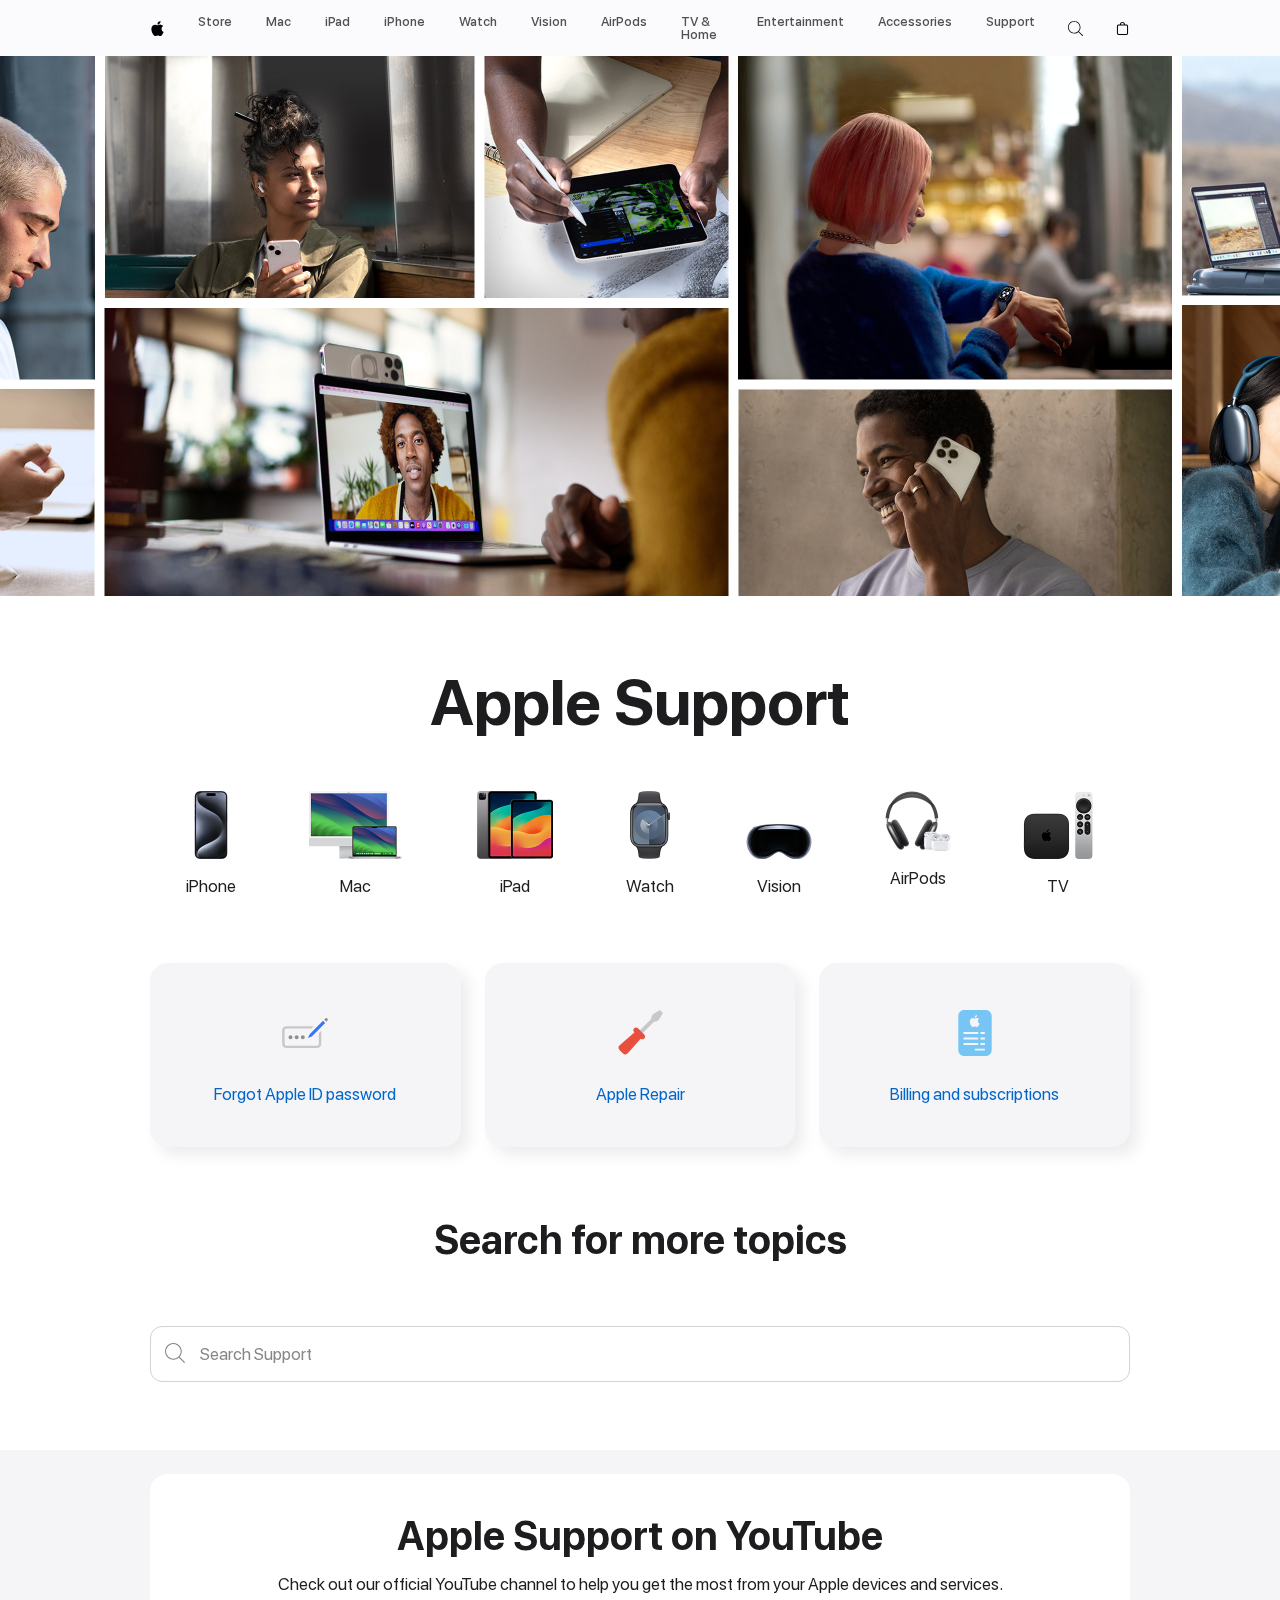
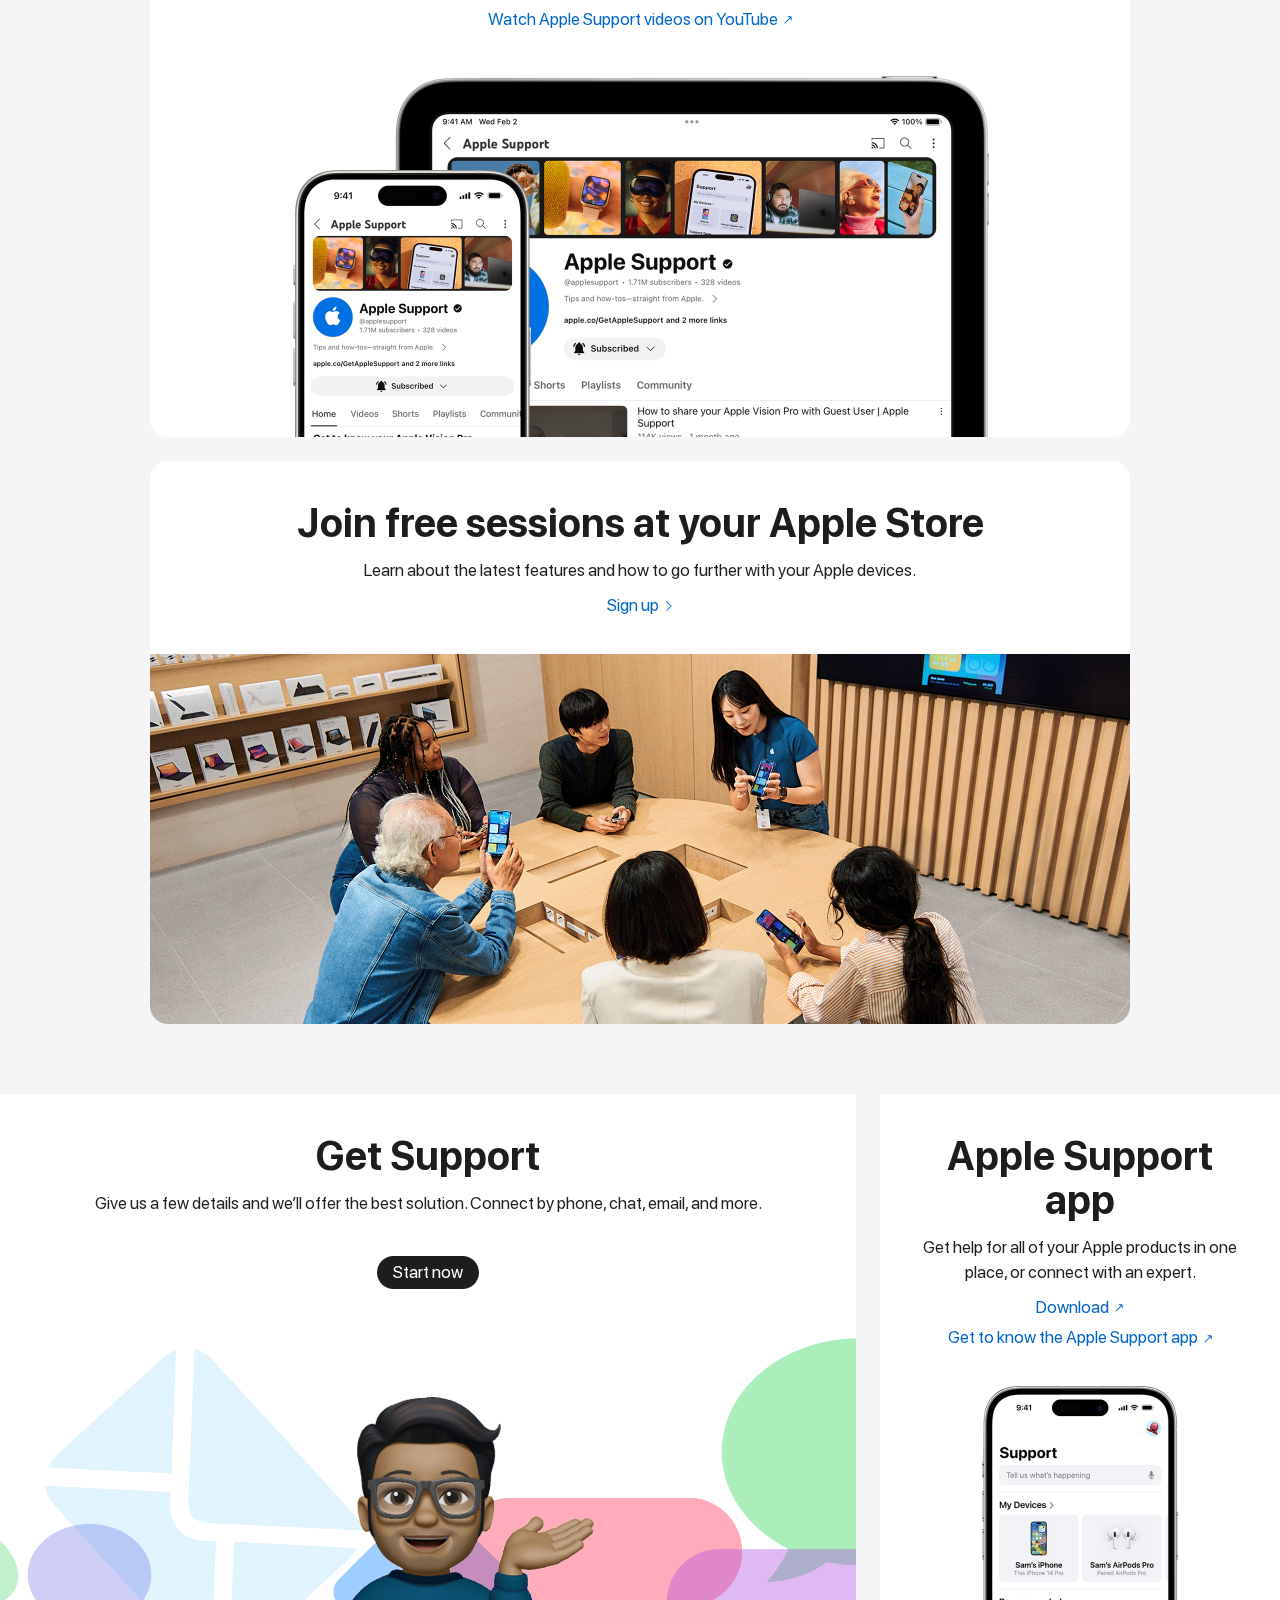
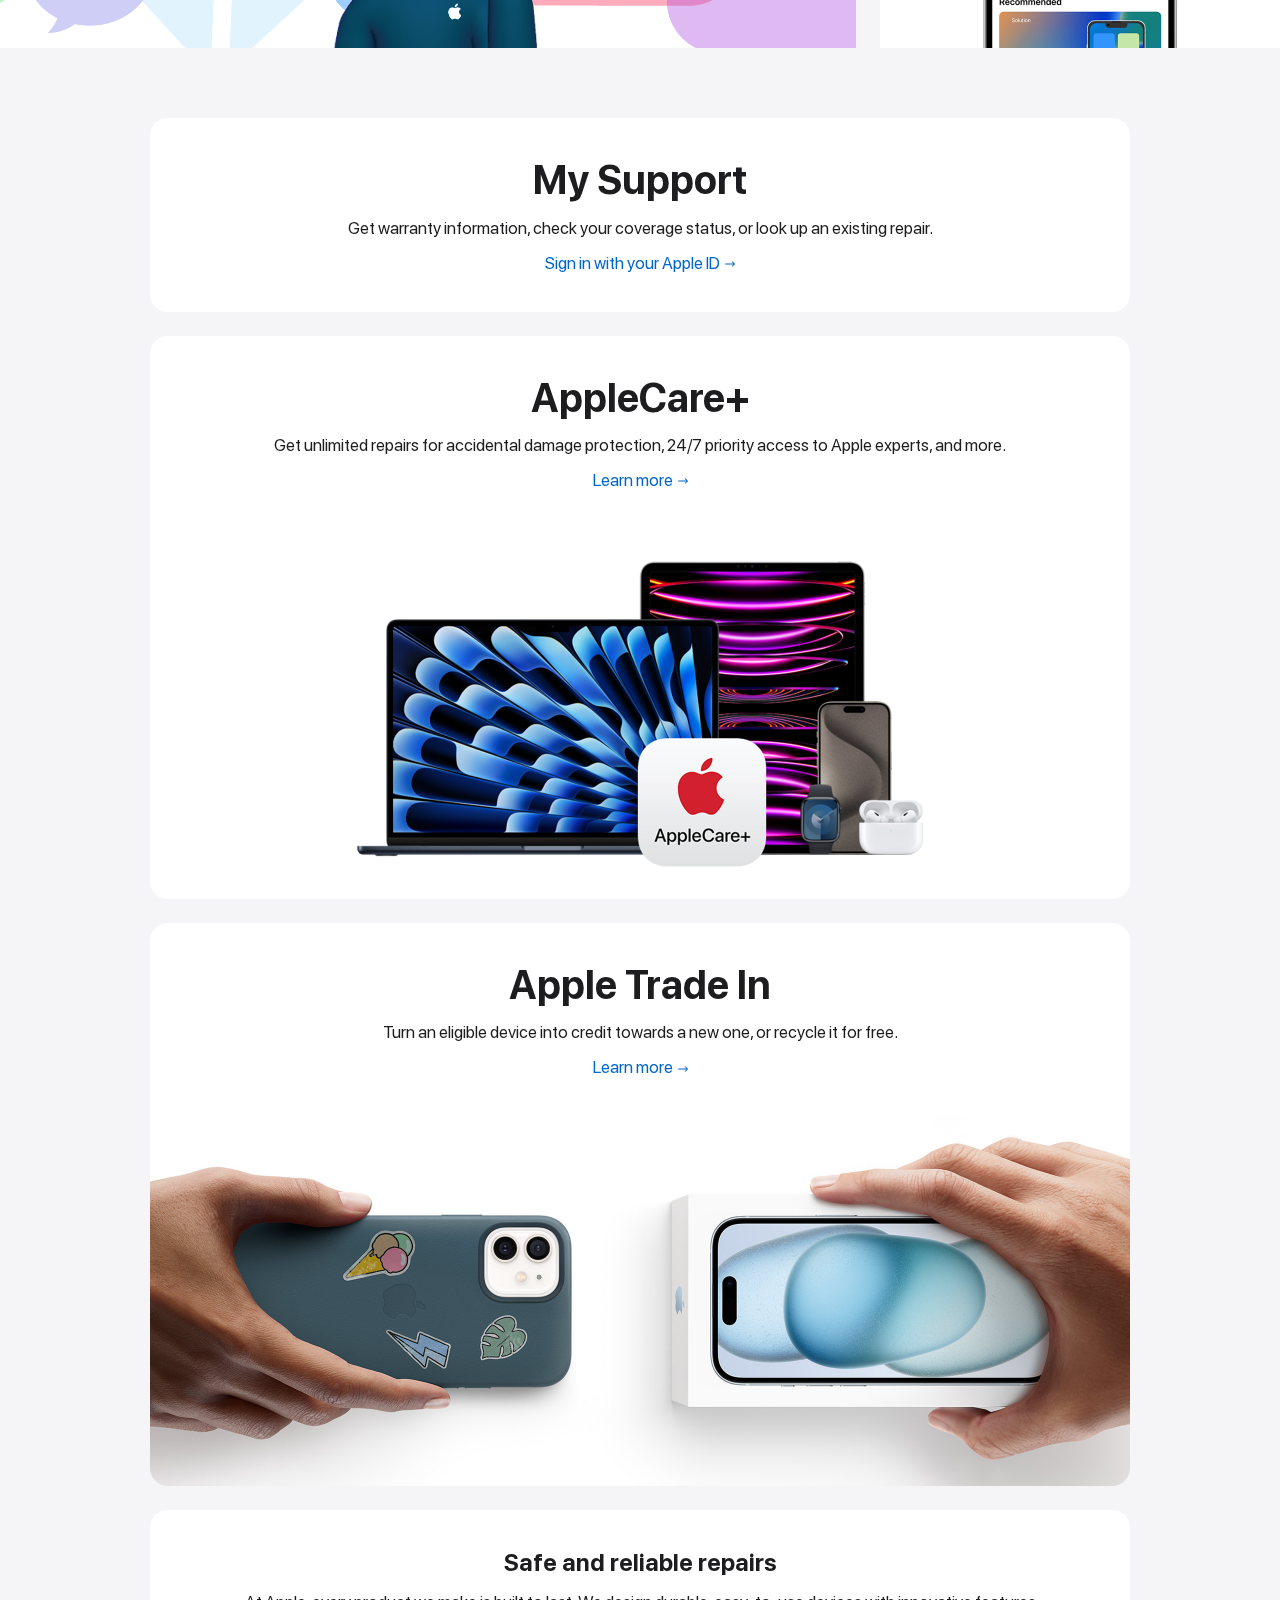
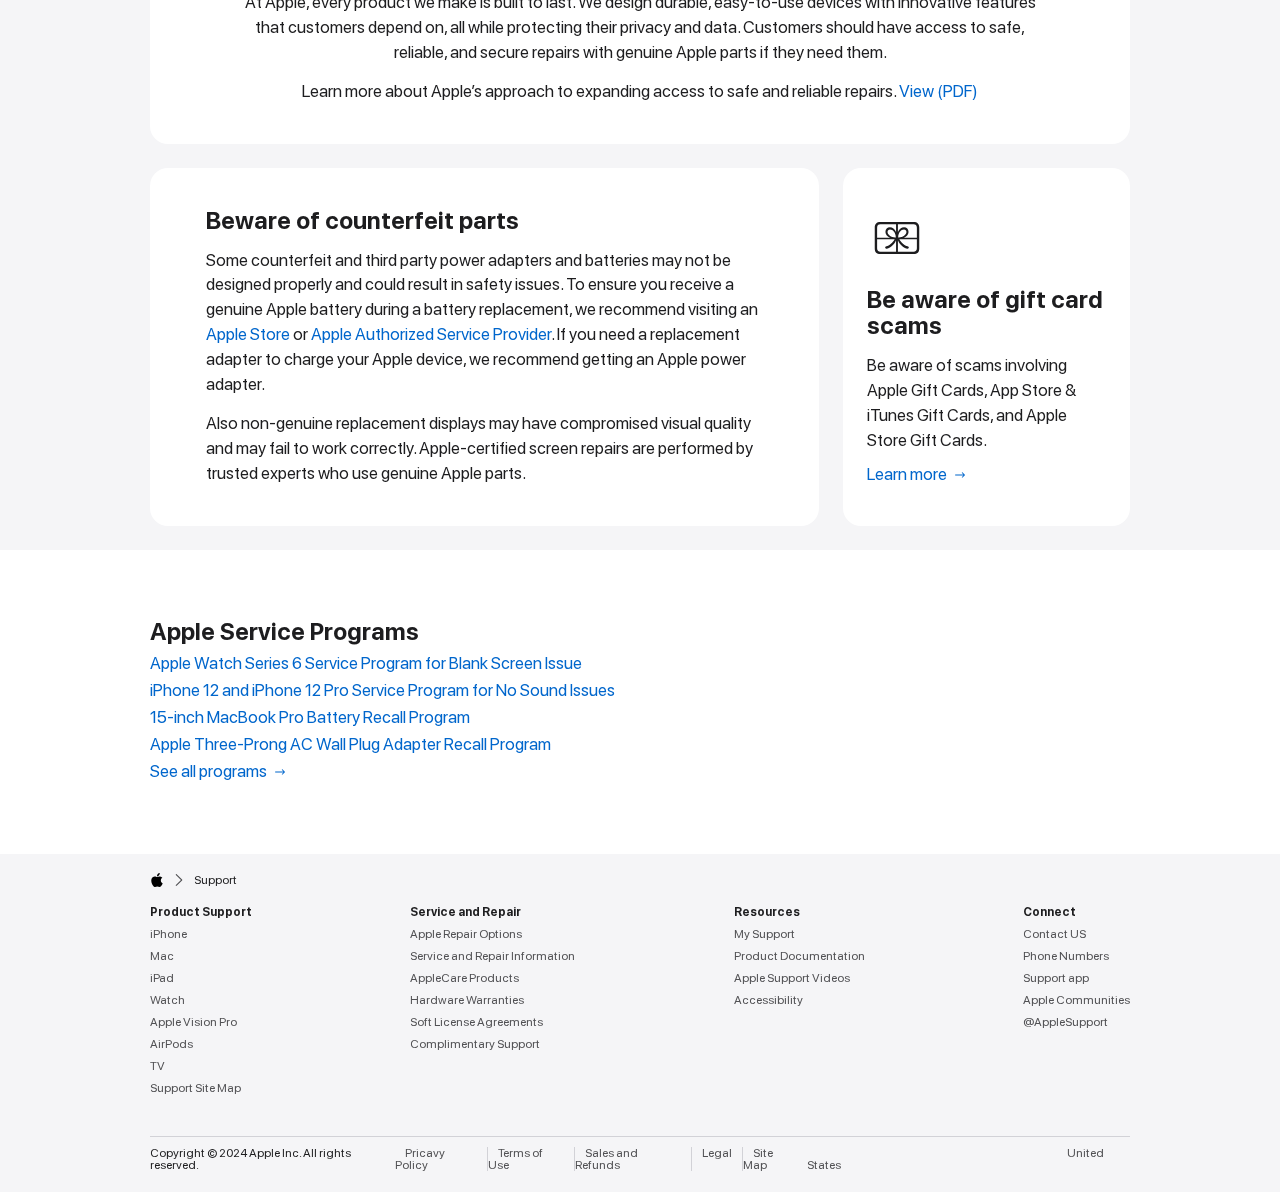
<file: index.html>
<!DOCTYPE html>
<html lang="en">
    <head>
        <meta charset="UTF-8" />
        <meta name="viewport" content="width=device-width, initial-scale=1.0" />
        <title>Official Apple Support</title>

        <!-- reset -->
        <link rel="stylesheet" href="./assets/css/reset.css" />
        <!-- font -->
        <link rel="stylesheet" href="./assets/fonts/stylesheet.css" />
        <!--  -->
        <link rel="stylesheet" href="./assets/css/styles.css" />
        <link rel="stylesheet" href="./assets/layout/_header.css">

        <!-- javascript -->
        <script src="./script.js"></script>
        <script src="https://code.jquery.com/jquery-3.6.0.min.js"></script>
    </head>
    <body>
        <header id="header-apple" class="header-apple" style="background-image: url('https://support.apple.com/content/dam/edam/applecare/images/en_US/psp_heros/hero-banner-homepage.image.large_2x.jpg');"></header>
        <script>
            load("#header-apple", "./templates/header.html");
        </script>
        <main>
            <!-- hero-banner -->
            <div class="hero-banner">
                <img src="./assets/img/apple/hero-banner-homepage.image.large_2x.jpg" alt="">
            </div>
            <!-- Apple Support -->
            <div class="apple-support">
                <div class="container">
                    <h1 class="title title-head">Apple Support</h1>

                    <!-- img-sp -->
                    <div class="support-img">
                        <div class="item-sp">
                            <a href="#!" alt="">
                                <img
                                    src="./assets/img/apple-support/iphone.png"
                                    alt="iphone"
                                    style="width: 34px"
                                />
                                <p class="label"><span>iPhone</span></p>
                            </a>
                        </div>

                        <div class="item-sp">
                            <a href="#!" alt="">
                                <img
                                    src="./assets/img/apple-support/mac.png"
                                    alt="iphone"
                                    style="width: 96px"
                                />
                                <p class="label"><span>Mac</span></p>
                            </a>
                        </div>

                        <div class="item-sp">
                            <a href="#!" alt="">
                                <img
                                    src="./assets/img/apple-support/ipad.png"
                                    alt="iphone"
                                    style="width: 80px"
                                />
                                <p class="label"><span>iPad</span></p>
                            </a>
                        </div>

                        <div class="item-sp">
                            <a href="#!" alt="">
                                <img
                                    src="./assets/img/apple-support/watch.png"
                                    alt="iphone"
                                    style="width: 42px"
                                />
                                <p class="label"><span>Watch</span></p>
                            </a>
                        </div>

                        <div class="item-sp">
                            <a href="#!" alt="">
                                <img
                                    src="./assets/img/apple-support/vision-pro.png"
                                    alt="iphone"
                                    style="width: 68px"
                                />
                                <p class="label"><span>Vision</span></p>
                            </a>
                        </div>

                        <div class="item-sp">
                            <a href="#!" alt="">
                                <img
                                    src="./assets/img/apple-support/airpods.png"
                                    alt="iphone"
                                    style="width: 66px"
                                />
                                <p class="label"><span>AirPods</span></p>
                            </a>
                        </div>

                        <div class="item-sp">
                            <a href="#!" alt="">
                                <img
                                    src="./assets/img/apple-support/tv.png"
                                    alt="iphone"
                                    style="width: 72px"
                                />
                                <p class="label"><span>TV</span></p>
                            </a>
                        </div>
                    </div>
                    
                    <!--info-sp  -->
                    <div class="info-sp">
                        <div class="item-info-sp">
                            <a href="#!">
                                <img
                                    src="./assets/img/apple-support/password.svg"
                                    alt=""
                                />
                                <p>Forgot Apple ID password</p>
                            </a>
                        </div>

                        <div class="item-info-sp">
                            <a href="#!">
                                <img
                                    src="./assets/img/apple-support/repair.svg"
                                    alt=""
                                />
                                <p>Apple Repair</p>
                            </a>
                        </div>

                        <div class="item-info-sp">
                            <a href="#!">
                                <img
                                    src="./assets/img/apple-support/billing.svg"
                                    alt=""
                                />
                                <p>Billing and subscriptions</p>
                            </a>
                        </div>
                    </div>

                    <!--  thanh search  -->
                    <div class="search">
                        <h2 class="title">Search for more topics</h2>
    
                        <form action="" method="post">
                            <img src="./assets/img/apple-support/search.png" alt="">
                            <input type="text" id="search-form"/>
                            <label for="" class="label-search">Search Support</label>
                        </form>
        
                        <div class="search-desc" id="search-desc">
                            <p style="font-size: 1.2rem; display:inline-block;">Quick Links</p>
                            <ul>
                                <li>
                                    <a href="#!">If you forgot your Apple ID password</a>
                                </li>
                                <li>
                                    <a href="#!">If you forgot the passcode for your iPhone, iPad, or iPod touch</a>
                                </li>
                                <li>
                                    <a href="#!">How to cancel a subscription from apple</a>
                                </li>
                                <li>
                                    <a href="#!">Update iOS on your device</a>
                                </li>
                                <li>
                                    <a href="#!">Contact Apple Support</a>
                                </li>
                            </ul>
                        </div>
                    </div>
               </div>
            </div>
            <!-- ============================================================================ -->
            <div class="content-support">
                <!-- Apple Support on YouTube -->
                <section class="apple-sp-youtube">
                    <div class="container">
                        <div class="info-title">
                            <h2 class="title">Apple Support on YouTube</h2>
                            <p class="title-desc">
                                Check out our official YouTube channel to help
                                you get the most from your Apple devices and
                                services.
                            </p>

                            <a href="https://www.youtube.com/applesupport" class="link"
                                >Watch Apple Support videos on YouTube
                                <img
                                    src="./assets/img/app-youtube/arrow-pointing.svg"
                                    alt=""
                                />
                            </a>
                        </div>

                        <img
                            src="./assets/img/app-youtube/AppleSupport-YouTube.png"
                            alt=""
                            class="img-link"
                        />
                    </div>
                </section>

                <!-- Apple Store -->
                <section class="apple-store">
                    <div class="container">
                        <div class="info-title">
                            <h2 class="title">
                                Join free sessions at your Apple Store
                            </h2>
                            <p class="title-desc">
                                Learn about the latest features and how to go
                                further with your Apple devices.
                            </p>

                            <a href="#!" class="link"
                                >Sign up
                                <img
                                    src="./assets/img/apple-store/right-arrow.svg"
                                    alt=""
                                />
                            </a>
                        </div>

                        <img
                            src="./assets/img/apple-store/tile-feature-taa-fundamentals.png"
                            alt=""
                            class="img-link"
                        />
                    </div>
                </section>

                <!-- Get-App -->
                <div class="get-app">
                    <section class="get">
                        <div class="info-title">
                            <h2 class="title">Get Support</h2>
                            <p class="title-desc">
                                Give us a few details and we’ll offer the best
                                solution. Connect by phone, chat, email, and
                                more.
                            </p>
                        </div>

                        <a href="#!" class="btn-get">Start now</a>

                        <img
                            src="./assets/img/apple-get-app/getsuppor.png"
                            alt=""
                            class="img-link get-img-link"
                        />
                    </section>

                    <section class="app">
                        <div class="info-title">
                            <h2 class="title">Apple Support app</h2>
                            <p class="title-desc">
                                Get help for all of your Apple products in one
                                place, or connect with an expert.
                            </p>

                            <a href="#!" class="link"
                                >Download
                                <img
                                    src="./assets/img/app-youtube/arrow-pointing.svg"
                                    alt=""
                                />
                            </a>

                            <a href="#!" class="link"
                                >Get to know the Apple Support app
                                <img
                                    src="./assets/img/app-youtube/arrow-pointing.svg"
                                    alt=""
                                />
                            </a>
                        </div>

                        <img
                            src="./assets/img/apple-get-app/app.png"
                            alt=""
                            class="img-link app-img-link"
                        />
                    </section>
                </div>

                <!-- My-support -->
                <section class="my-support">
                    <div class="container">
                        <div class="info-title">
                            <h2 class="title">My Support</h2>
                            <p class="title-desc">
                                Get warranty information, check your coverage status, or look up an existing repair.
                            </p>

                            <a href="#!" class="link"
                                >Sign in with your Apple ID
                                <img
                                    src="./assets/img/app-youtube/arrow-pointing.svg"
                                    alt=""
                                />
                            </a>
                        </div>
                    </div>
                </section>

                <!-- Apple-Care -->
                <section class="apple-care">
                    <div class="container">
                        <div class="info-title">
                            <h2 class="title">AppleCare+</h2>
                            <p class="title-desc">
                                Get unlimited repairs for accidental damage protection, 24/7 priority access to Apple experts, and more.
                            </p>

                            <a href="#!" class="link"
                                >Learn more
                                <img
                                    src="./assets/img/app-youtube/arrow-pointing.svg"
                                    alt=""
                                />
                            </a>
                    </div>
                    <img
                            src="./assets/img/apple-get-app/applecare.png"
                            alt=""
                            class="img-link"
                        />
                </section>

                <!-- Apple Trade In -->
                <section class="apple-trade-in">
                    <div class="container">
                        <div class="info-title">
                            <h2 class="title">Apple Trade In</h2>
                            <p class="title-desc">
                                Turn an eligible device into credit towards a new one, or recycle it for free.
                            </p>

                            <a href="#!" class="link"
                                >Learn more
                                <img
                                    src="./assets/img/app-youtube/arrow-pointing.svg"
                                    alt=""
                                />
                            </a>
                    </div>
                    <img
                            src="./assets/img/apple-get-app/appletradein.png"
                            alt=""
                            class="img-link"
                        />
                </section>

                <!-- Safe-reliable -->
                <section class="safe-reliable">
                    <div class="container">
                        <div class="info-title">
                            <h2 class="title" style="font-size: 2.4rem;">Safe and reliable repairs</h2>
                            <p class="title-desc">
                                At Apple, every product we make is built to last. We design durable, easy-to-use devices with innovative features that customers depend on, all while protecting their privacy and data. Customers should have access to safe, reliable, and secure repairs with genuine Apple parts if they need them.
                            </p>

                            <p class="title-desc">
                                Learn more about Apple’s approach to expanding access to safe and reliable repairs. <span><a href="./assets/file/Expanding_Access_to_Service_and_Repairs.pdf">View (PDF)</a></span>
                            </p>
                        </div>
                    </div>
                </section>

                <!-- counterfeit parts - gift card  -->
                <div class="counterfeit-gift">
                    <div class="container">
                        <section class="counterfeit-parts">
                            <div class="info-title">
                                <h2 class="title" style="font-size: 2.4rem;">Beware of counterfeit parts</h2>
                                <p class="title-desc">
                                    Some counterfeit and third party power adapters and batteries may not be designed properly and could result in safety issues. To ensure you receive a genuine Apple battery during a battery replacement, we recommend visiting an <span><a href="#!">Apple Store</a></span> or <span><a href="#!">Apple Authorized Service Provider</a></span>. If you need a replacement adapter to charge your Apple device, we recommend getting an Apple power adapter.
                                </p>
    
                                <p class="title-desc">
                                    Also non-genuine replacement displays may have compromised visual quality and may fail to work correctly. Apple-certified screen repairs are performed by trusted experts who use genuine Apple parts.
                            </div>
                        </section>
                        <section class="gift-card">
                            <div class="info-title">
                                <img src="./assets/img/icon/icon-giftcard.svg" alt="">
                                <h2 class="title" style="font-size: 2.4rem;">Be aware of gift card scams</h2>
                                <p class="title-desc">
                                    Be aware of scams involving Apple Gift Cards, App Store & iTunes Gift Cards, and Apple Store Gift Cards.
                                </p>
    
                                <a href="#!" class="link"
                                    >Learn more
                                    <img
                                        src="./assets/img/app-youtube/arrow-pointing.svg"
                                        alt=""
                                    />
                                </a>
                            </div>
                        </section>
                    </div>
                </div>
            </div>

            <!-- Apple Service Programs -->
            <section class="service-programs">
                <div class="container">
                    <h2 class="title" style="font-size: 2.4rem;">Apple Service Programs</h2>
                    <a href="#!">Apple Watch Series 6 Service Program for Blank Screen Issue</a>
                    <a href="#!">iPhone 12 and iPhone 12 Pro Service Program for No Sound Issues</a>
                    <a href="#!">15-inch MacBook Pro Battery Recall Program</a>
                    <a href="#!">Apple Three-Prong AC Wall Plug Adapter Recall Program</a>
                    <a href="#!" class="link"
                        >See all programs
                        <img
                            src="./assets/img/app-youtube/arrow-pointing.svg"
                            alt=""
                        />
                    </a>
                </div>
            </section>
        </main>
        <footer class="footer footer-support" style="font-size: 1.2rem;">
            <div class="container">
                <header class="header-footer">
                    <img src="./assets/img/icon/logo-apple.svg" alt="apple" class="logo-apple">
                    <img src="./assets/img/icon/right-arrow.svg" alt="" class="right-arrow">
                    <p>Support</p>
                </header>

                <div class="content-footer">
                    <div class="column">
                        <p class="label-column">Product Support</p>
                        <ul>
                            <li>
                                <a href="#!">iPhone</a>
                            </li>
                            <li>
                                <a href="#!">Mac</a>
                            </li>
                            <li>
                                <a href="#!">iPad</a>
                            </li>
                            <li>
                                <a href="#!">Watch</a>
                            </li>
                            <li>
                                <a href="#!">Apple Vision Pro</a>
                            </li>
                            <li>
                                <a href="#!">AirPods</a>
                            </li>
                            <li>
                                <a href="#!">TV</a>
                            </li>
                            <li>
                                <a href="#!">Support Site Map</a>
                            </li>
                        </ul>
                    </div>
    
                    <div class="column">
                        <p class="label-column">Service and Repair</p>
                        <ul>
                            <li>
                                <a href="#!">Apple Repair Options</a>
                            </li>
                            <li>
                                <a href="#!">Service and Repair Information</a>
                            </li>
                            <li>
                                <a href="#!">AppleCare Products</a>
                            </li>
                            <li>
                                <a href="#!">Hardware Warranties</a>
                            </li>
                            <li>
                                <a href="#!">Soft License Agreements</a>
                            </li>
                            <li>
                                <a href="#!">Complimentary Support</a>
                            </li>
                        </ul>
                    </div>
    
                    <div class="column">
                        <p class="label-column">Resources</p>
                        <ul>
                            <li>
                                <a href="#!">My Support</a>
                            </li>
                            <li>
                                <a href="#!">Product Documentation</a>
                            </li>
                            <li>
                                <a href="#!">Apple Support Videos</a>
                            </li>
                            <li>
                                <a href="#!">Accessibility</a>
                            </li>
                        </ul>
                    </div>
    
                    <div class="column">
                        <p class="label-column">Connect</p>
                        <ul>
                            <li>
                                <a href="#!">Contact US</a>
                            </li>
                            <li>
                                <a href="#!">Phone Numbers</a>
                            </li>
                            <li>
                                <a href="#!">Support app</a>
                            </li>
                            <li>
                                <a href="#!">Apple Communities</a>
                            </li>
                            <li>
                                <a href="#!">@AppleSupport</a>
                            </li>
                        </ul>
                    </div>
                </div>

                <div class="ft-footer">
                    <p>Copyright © 2024 Apple Inc. All rights reserved.</p>
                    <ul>
                        <li>
                            <a href="#!">Pricavy Policy</a>
                        </li>
                        <li>
                            <a href="#!">Terms of Use</a>
                        </li>
                        <li>
                            <a href="#!">Sales and Refunds</a>
                        </li>
                        <li>
                            <a href="#!">Legal</a>
                        </li>
                        <li>
                            <a href="#!">Site Map</a>
                        </li>
                        <li>
                            <a href="#!">United States</a>
                        </li>
                    </ul>
                </div>
            </div>
        </footer>
    </body>
</html>
</file>
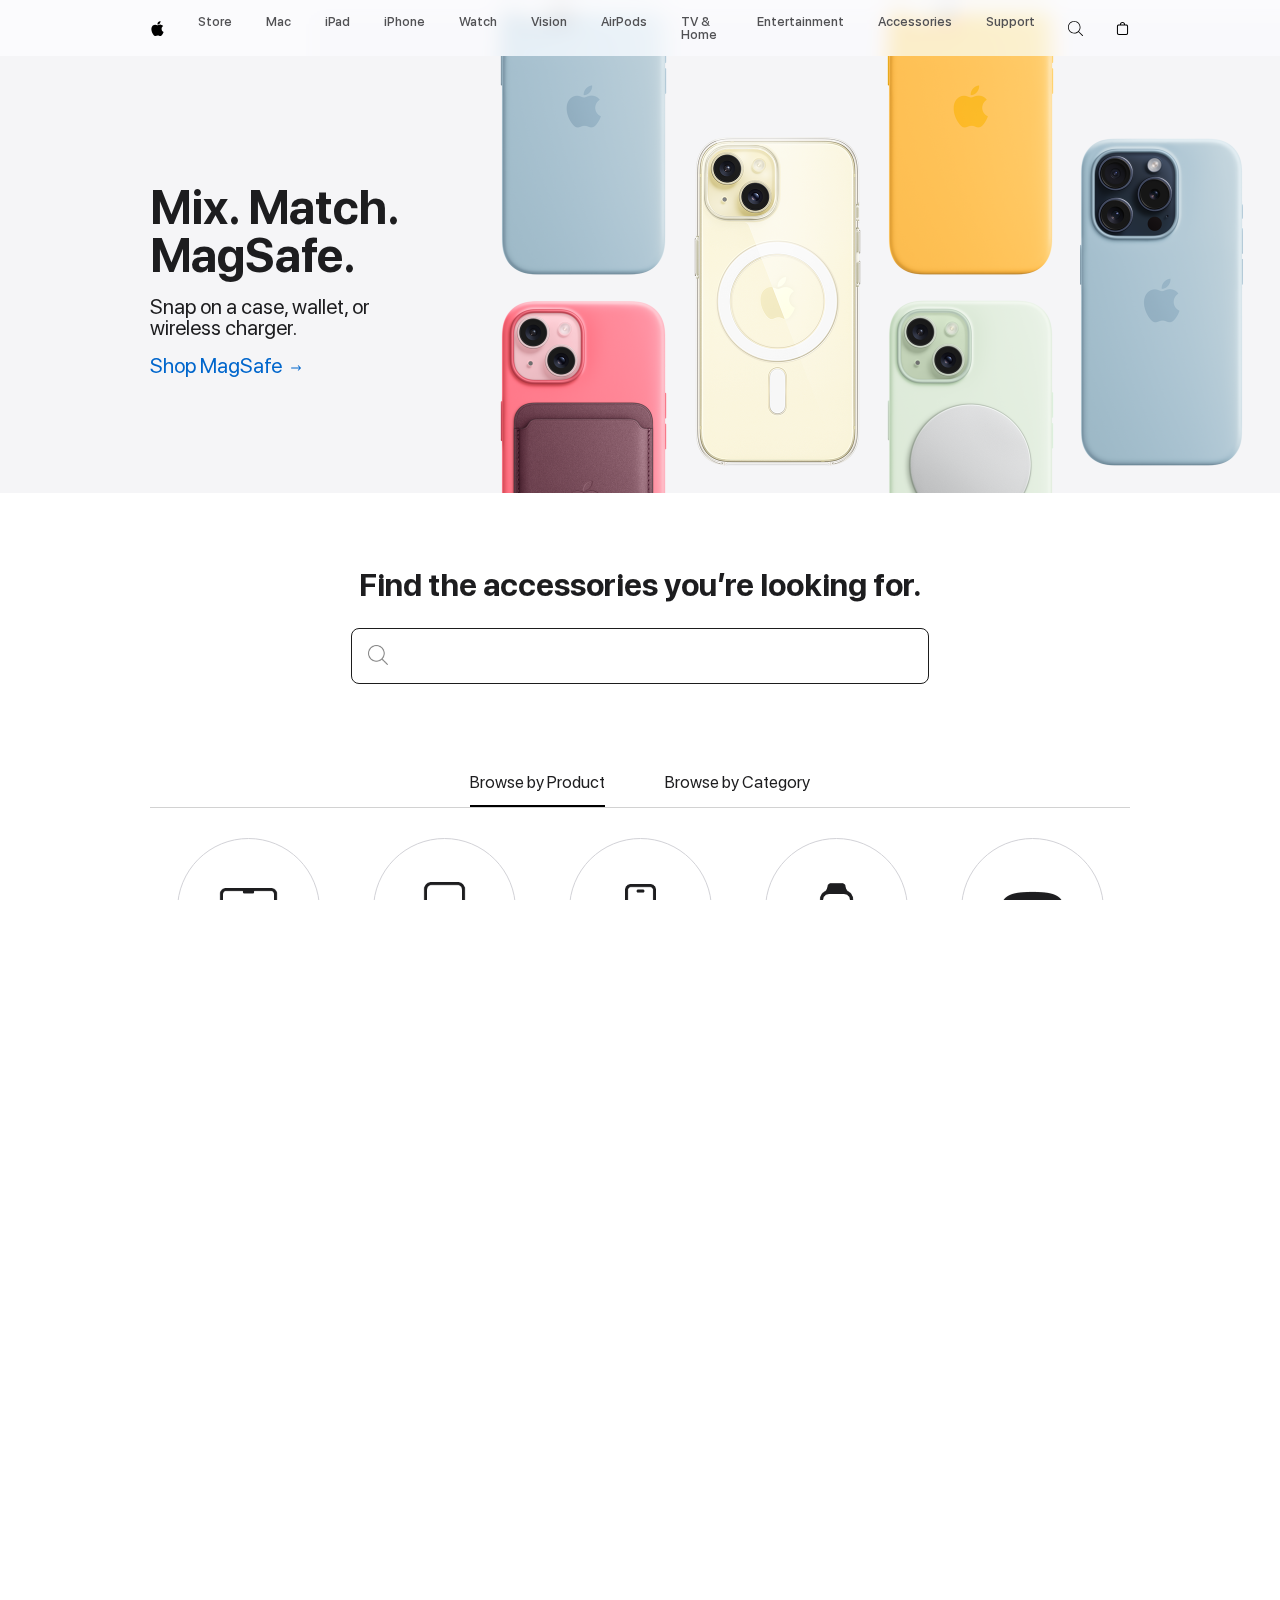
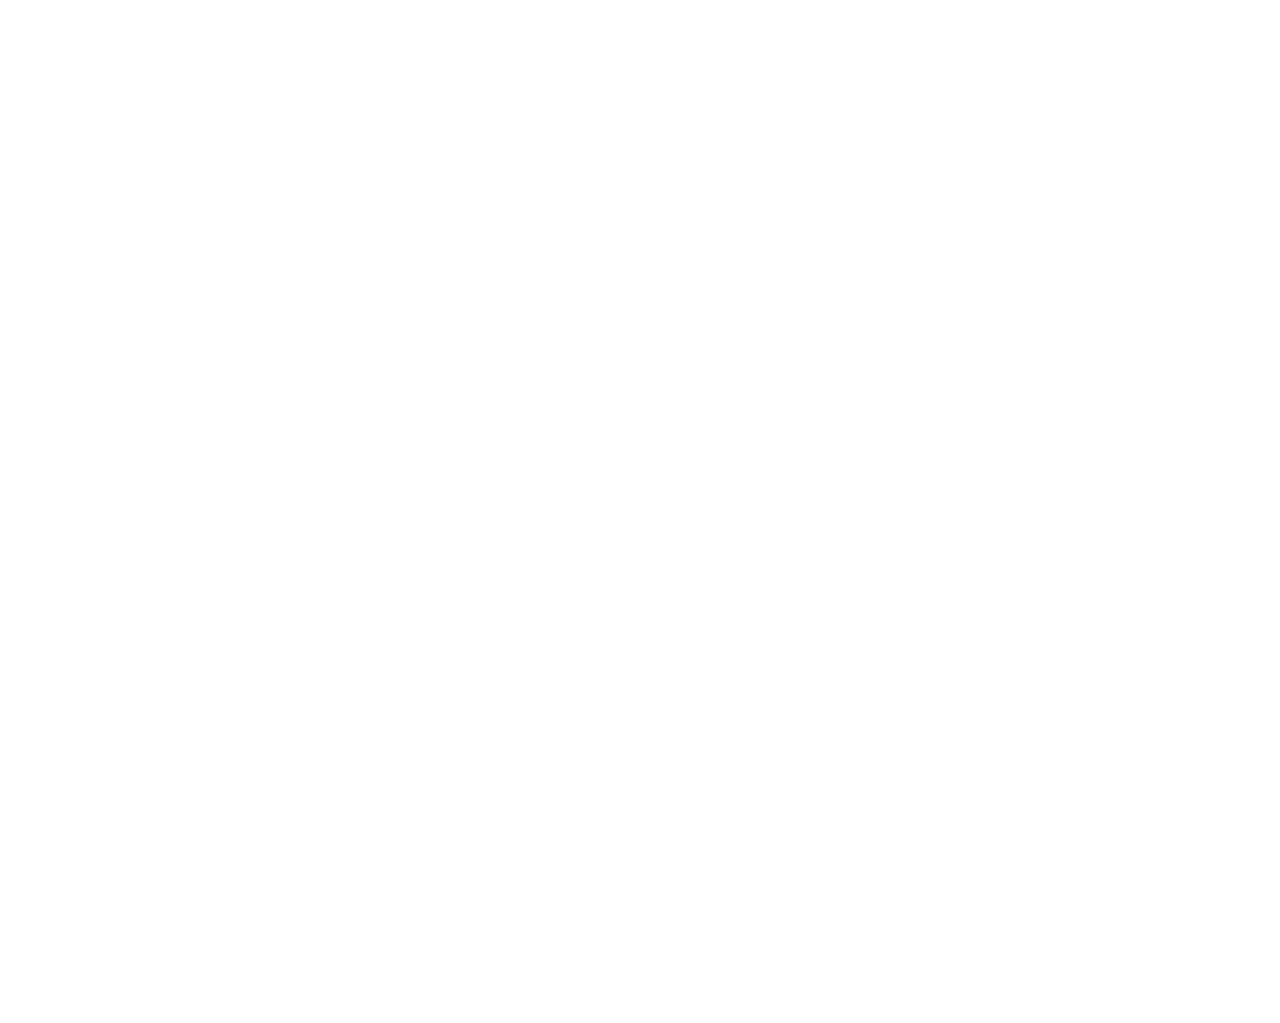
<file: accessories.html>
<!DOCTYPE html>
<html lang="en">
    <head>
        <meta charset="UTF-8" />
        <meta name="viewport" content="width=device-width, initial-scale=1.0" />
        <title>
            Apple Accessories for Apple Watch, iPhone, iPad, Mac and Vision Pro
            - Apple
        </title>
        <!-- reset -->
        <link rel="stylesheet" href="./assets/css/reset.css" />
        <!-- font -->
        <link rel="stylesheet" href="./assets/fonts/stylesheet.css" />
        <!--  -->
        <link rel="stylesheet" href="./assets/css/styles.css" />
        <link rel="stylesheet" href="./assets/layout/_header.css" />
        <link rel="stylesheet" href="./assets/css/accessories.css" />

        <!-- favicon -->
        <link
            rel="apple-touch-icon"
            sizes="57x57"
            href="./assets/favicon/apple-icon-57x57.png"
        />
        <link
            rel="apple-touch-icon"
            sizes="60x60"
            href="./assets/favicon/apple-icon-60x60.png"
        />
        <link
            rel="apple-touch-icon"
            sizes="72x72"
            href="./assets/favicon/apple-icon-72x72.png"
        />
        <link
            rel="apple-touch-icon"
            sizes="76x76"
            href="./assets/favicon/apple-icon-76x76.png"
        />
        <link
            rel="apple-touch-icon"
            sizes="114x114"
            href="./assets/favicon/apple-icon-114x114.png"
        />
        <link
            rel="apple-touch-icon"
            sizes="120x120"
            href="./assets/favicon/apple-icon-120x120.png"
        />
        <link
            rel="apple-touch-icon"
            sizes="144x144"
            href="./assets/favicon/apple-icon-144x144.png"
        />
        <link
            rel="apple-touch-icon"
            sizes="152x152"
            href="./assets/favicon/apple-icon-152x152.png"
        />
        <link
            rel="apple-touch-icon"
            sizes="180x180"
            href="./assets/favicon/apple-icon-180x180.png"
        />
        <link
            rel="icon"
            type="image/png"
            sizes="192x192"
            href="./assets/favicon/android-icon-192x192.png"
        />
        <link
            rel="icon"
            type="image/png"
            sizes="32x32"
            href="./assets/favicon/favicon-32x32.png"
        />
        <link
            rel="icon"
            type="image/png"
            sizes="96x96"
            href="./assets/favicon/favicon-96x96.png"
        />
        <link
            rel="icon"
            type="image/png"
            sizes="16x16"
            href="./assets/favicon/favicon-16x16.png"
        />
        <link rel="manifest" href="./assets/favicon//manifest.json" />
        <meta name="msapplication-TileColor" content="#ffffff" />
        <meta
            name="msapplication-TileImage"
            content="./assets/favicon/ms-icon-144x144.png"
        />
        <meta name="theme-color" content="#ffffff" />

        <!-- javascript -->
        <script src="./script.js"></script>
        <script src="https://code.jquery.com/jquery-3.6.0.min.js"></script>
    </head>

    <body>
        <header id="header-apple" class="header-apple"></header>
        <script>
            load("#header-apple", "./templates/header.html");
        </script>
        <main id="main-content">
            <div class="hero-as">
                <div class="container conatier-hero-as">
                    <div class="hero-as-info">
                        <h2 class="as-title">Mix. Match. MagSafe.</h2>
                        <p class="as-desc">
                            Snap on a case, wallet, or wireless charger.
                        </p>
                        <a href="#!" class="as-link"
                            >Shop MagSafe
                            <img
                                src="./assets/img/app-youtube/arrow-pointing.svg"
                                alt=""
                            />
                        </a>
                    </div>
                    <figcaption id="hero-as-img">
                        <img
                            src="./assets/img/apple-accessories/magsafe-header/magsafe-header-01.png"
                            alt=""
                            class="active"
                        />
                        <img
                            src="./assets/img/apple-accessories/magsafe-header/magsafe-header-02.png"
                            alt=""
                        />
                        <img
                            src="./assets/img/apple-accessories/magsafe-header/magsafe-header-03.png"
                            alt=""
                        />
                        <img
                            src="./assets/img/apple-accessories/magsafe-header/magsafe-header-04.png"
                            alt=""
                        />
                        <img
                            src="./assets/img/apple-accessories/magsafe-header/magsafe-header-05.png"
                            alt=""
                        />
                        <img
                            src="./assets/img/apple-accessories/magsafe-header/magsafe-header-06.png"
                            alt=""
                        />
                        <img
                            src="./assets/img/apple-accessories/magsafe-header/magsafe-header-07.png"
                            alt=""
                        />
                        <img
                            src="./assets/img/apple-accessories/magsafe-header/magsafe-header-08.png"
                            alt=""
                        />
                        <img
                            src="./assets/img/apple-accessories/magsafe-header/magsafe-header-09.png"
                            alt=""
                        />
                    </figcaption>
                </div>
            </div>
            <!-- Find the accessories  -->
            <section>
                <div class="container">
                    <div class="search-as">
                        <h2 class="title">
                            Find the accessories you’re looking for.
                        </h2>
                        <form action="" method="get" id="search-form">
                            <img
                                src="./assets/img/apple-support/search.png"
                                alt=""
                            />
                            <input type="text" name="" id="search-box" />
                        </form>
                    </div>
                </div>
            </section>

            <!-- Browse -->
            <section>
                <div class="container browse">
                    <div class="browse-top">
                        <ul>
                            <li>
                                <button
                                    type="button"
                                    class="btn btn-be active"
                                    id="button1"
                                    onclick="openTab(event, 'info1')"
                                >
                                    Browse by Product
                                </button>
                            </li>
                            <li>
                                <button
                                    type="button"
                                    class="btn btn-be"
                                    id="button2"
                                    onclick="openTab(event, 'info2')"
                                >
                                    Browse by Category
                                </button>
                            </li>
                        </ul>
                    </div>

                    <div class="browse-bottom">
                        <div class="product tab-content" id="info1">
                            <ul class="list-be">
                                <li class="item-be">
                                    <a href="#!">
                                        <img
                                            src="./assets/img/apple-accessories/browse/product/icon-product-mac.png"
                                            alt=""
                                        />
                                        <span>Mac</span>
                                    </a>
                                </li>
                                <li class="item-be">
                                    <a href="#!">
                                        <img
                                            src="./assets/img/apple-accessories/browse/product/icon-product-ipad.png"
                                            alt=""
                                        />
                                        <span>iPad</span>
                                    </a>
                                </li>
                                <li class="item-be">
                                    <a href="#!">
                                        <img
                                            src="./assets/img/apple-accessories/browse/product/icon-product-iphone.png"
                                            alt=""
                                        />
                                        <span>iPhone</span>
                                    </a>
                                </li>
                                <li class="item-be">
                                    <a href="#!">
                                        <img
                                            src="./assets/img/apple-accessories/browse/product/icon-product-watch.png"
                                            alt=""
                                        />
                                        <span>Watch</span>
                                    </a>
                                </li>
                                <li class="item-be">
                                    <a href="#!">
                                        <img
                                            src="./assets/img/apple-accessories/browse/product/icon-product-vision-pro.png"
                                            alt=""
                                        />
                                        <span>Apple Vision Pro</span>
                                    </a>
                                </li>
                                <li class="item-be hidden">
                                    <a href="#!">
                                        <img
                                            src="./assets/img/apple-accessories/browse/product/icon-product-tv.png"
                                            alt=""
                                        />
                                        <span>TV & Home</span>
                                    </a>
                                </li>
                            </ul>
                        </div>
                        <div class="category tab-content" id="info2">
                            <ul class="list-be">
                                <li class="item-be">
                                    <a href="#!#!">
                                        <img
                                            src="./assets/img/apple-accessories/browse/Category/icon-category-new-arrivals.png"
                                            alt=""
                                        />
                                        <span>New Arrivals</span>
                                    </a>
                                </li>
                                <li class="item-be">
                                    <a href="#!#!">
                                        <img
                                            src="./assets/img/apple-accessories/browse/Category/icon-category-cases-protection.png"
                                            alt=""
                                        />
                                        <span>Cases & Protection</span>
                                    </a>
                                </li>
                                <li class="item-be">
                                    <a href="#!">
                                        <img
                                            src="./assets/img/apple-accessories/browse/Category/icon-category-charging-essentials.png"
                                            alt=""
                                        />
                                        <span>Charging Essentials</span>
                                    </a>
                                </li>
                                <li class="item-be">
                                    <a href="#!">
                                        <img
                                            src="./assets/img/apple-accessories/browse/Category/icon-category-magsafe.png"
                                            alt=""
                                        />
                                        <span>MagSafe</span>
                                    </a>
                                </li>
                                <li class="item-be">
                                    <a href="#!">
                                        <img
                                            src="./assets/img/apple-accessories/browse/Category/icon-category-audio-music.png"
                                            alt=""
                                        />
                                        <span
                                            >Headphones<br />
                                            & Speakers</span
                                        >
                                    </a>
                                </li>
                                <li class="item-be hidden">
                                    <a href="#!">
                                        <img
                                            src="./assets/img/apple-accessories/browse/Category/icon-category-watch-bands.png"
                                            alt=""
                                        />
                                        <span>Apple Watch Bands</span>
                                    </a>
                                </li>
                                <li class="item-be hidden">
                                    <a href="#!">
                                        <img
                                            src="./assets/img/apple-accessories/browse/Category/icon-product-vision-pro.png"
                                            alt=""
                                        />
                                        <span>Apple Vision Pro</span>
                                    </a>
                                </li>
                                <li class="item-be hidden">
                                    <a href="#!">
                                        <img
                                            src="./assets/img/apple-accessories/browse/Category/icon-category-home-automation.png"
                                            alt=""
                                        />
                                        <span>Home Office</span>
                                    </a>
                                </li>
                                <li class="item-be hidden">
                                    <a href="#!">
                                        <img
                                            src="./assets/img/apple-accessories/browse/Category/icon-category-mice-keyboards.png"
                                            alt=""
                                        />
                                        <span>Mice Keyboards</span>
                                    </a>
                                </li>
                                <li class="item-be hidden">
                                    <a href="#!">
                                        <img
                                            src="./assets/img/apple-accessories/browse/Category/icon-category-airtag.png"
                                            alt=""
                                        />
                                        <span> AirTag and Accessories</span>
                                    </a>
                                </li>
                                <li class="item-be hidden">
                                    <a href="#!">
                                        <img
                                            src="./assets/img/apple-accessories/browse/Category/icon-category-health-fitness.png"
                                            alt=""
                                        />
                                        <span>Health & Fitness</span>
                                    </a>
                                </li>
                                <li class="item-be hidden">
                                    <a href="#!">
                                        <img
                                            src="./assets/img/apple-accessories/browse/Category/icon-category-gaming.png"
                                            alt=""
                                        />
                                        <span>Gaming</span>
                                    </a>
                                </li>
                                <li class="item-be hidden">
                                    <a href="#!">
                                        <img
                                            src="./assets/img/apple-accessories/browse/Category/icon-category-photography-creativity.png"
                                            alt=""
                                        />
                                        <span>Photography</span>
                                    </a>
                                </li>
                                <li class="item-be hidden">
                                    <a href="#!">
                                        <img
                                            src="./assets/img/apple-accessories/browse/Category/icon-category-creative-tools.png"
                                            alt=""
                                        />
                                        <span>Creative Tools</span>
                                    </a>
                                </li>
                                <li class="item-be hidden">
                                    <a href="#!">
                                        <img
                                            src="./assets/img/apple-accessories/browse/Category/icon-category-home-automation.png"
                                            alt=""
                                        />
                                        <span>Smart Home<br />Accessories</span>
                                    </a>
                                </li>
                                <li class="item-be hidden">
                                    <a href="#!">
                                        <img
                                            src="./assets/img/apple-accessories/browse/Category/icon-category-software.png"
                                            alt=""
                                        />
                                        <span>Software</span>
                                    </a>
                                </li>
                                <li class="item-be hidden">
                                    <a href="#!">
                                        <img
                                            src="./assets/img/apple-accessories/browse/Category/icon-category-storage.png"
                                            alt=""
                                        />
                                        <span>Storage</span>
                                    </a>
                                </li>
                            </ul>
                        </div>
                    </div>

                    <div class="browse-line">
                        <ul>
                            <li>
                                <button
                                    type="button"
                                    class="btn btn-be-line be-line1"
                                    onclick="toggleShowAll('info1')"
                                >
                                    Show All
                                </button>
                            </li>
                            <li>
                                <button
                                    type="button"
                                    class="btn btn-be-line be-line2"
                                    onclick="toggleShowAll('info2')"
                                    style="display: none"
                                >
                                    See all category
                                </button>
                            </li>
                        </ul>
                    </div>
                </div>
            </section>

            <!-- Featured -->
            <section class="featured">
                <div class="container featured-container">
                    <h2 class="title">Featured iPad Accessories</h2>
                    <div class="list-fd">
                        <!-- slide 1 -->
                        <div class="slide">
                            <div class="item-fd">
                                <img
                                    src="./assets/img/apple-accessories/Featured/Featured-iPad/MUWA3.png"
                                    alt=""
                                />
                                <div class="df-pinwheel"></div>
                                <div class="df-wrapper"><span>New</span></div>
                                <h3>
                                    <a href="#!">Apple Pencil Pro</a>
                                </h3>
                                <dic class="price-df"><span>$129.00</span></dic>
                            </div>

                            <div class="item-fd">
                                <img
                                    src="./assets/img/apple-accessories/Featured/Featured-iPad/MWR43.png"
                                    alt=""
                                />
                                <div class="df-pinwheel">
                                    <ul>
                                        <li>
                                            <img
                                                src="./assets/img/apple-accessories/Featured/icon-fd/MWR43DK_SW_COLOR.png"
                                                alt=""
                                            />
                                        </li>
                                        <li>
                                            <img
                                                src="./assets/img/apple-accessories/Featured/icon-fd/MWR53CH_SW_COLOR.png"
                                                alt=""
                                            />
                                        </li>
                                    </ul>
                                </div>
                                <div class="df-wrapper"><span>New</span></div>
                                <h3>
                                    <a href="#!"
                                        >Magic Keyboard for iPad Pro 13‑inch
                                        (M4) - White</a
                                    >
                                </h3>
                                <div class="price-df"><span>$349.00</span></div>
                            </div>

                            <div class="item-fd">
                                <img
                                    src="./assets/img/apple-accessories/Featured/Featured-iPad/MWK43.png"
                                    alt=""
                                />
                                <div class="df-pinwheel">
                                    <ul>
                                        <li>
                                            <img
                                                src="./assets/img/apple-accessories/Featured/icon-fd/MWR43DK_SW_COLOR.png"
                                                alt=""
                                            />
                                        </li>
                                        <li>
                                            <img
                                                src="./assets/img/apple-accessories/Featured/icon-fd/MWR53CH_SW_COLOR.png"
                                                alt=""
                                            />
                                        </li>
                                    </ul>
                                </div>
                                <div class="df-wrapper"><span>New</span></div>
                                <h3>
                                    <a href="#!">Apple Pencil Pro</a>
                                </h3>
                                <div class="price-df"><span>$99.00</span></div>
                            </div>
                        </div>
                        <!-- slide 2 -->
                        <div class="slide">
                            <div class="item-fd">
                                <img
                                    src="./assets/img/apple-accessories/Featured/Featured-iPad/MUWA3.png"
                                    alt=""
                                />
                                <div class="df-pinwheel">
                                    <ul>
                                        <li>
                                            <img
                                                src="./assets/img/apple-accessories/Featured/icon-fd/MWR43DK_SW_COLOR.png"
                                                alt=""
                                            />
                                        </li>
                                        <li>
                                            <img
                                                src="./assets/img/apple-accessories/Featured/icon-fd/MWR53CH_SW_COLOR.png"
                                                alt=""
                                            />
                                        </li>
                                    </ul>
                                </div>
                                <div class="df-wrapper"><span>New</span></div>
                                <h3>
                                    <a href="#!">Apple Pencil Pro</a>
                                </h3>
                                <dic class="price-df"><span>$129.00</span></dic>
                            </div>
                            <div class="item-fd">
                                <img
                                    src="./assets/img/apple-accessories/Featured/Featured-iPad/MWR43.png"
                                    alt=""
                                />
                                <div class="df-pinwheel">
                                    <ul>
                                        <li>
                                            <img
                                                src="./assets/img/apple-accessories/Featured/icon-fd/MWR43DK_SW_COLOR.png"
                                                alt=""
                                            />
                                        </li>
                                        <li>
                                            <img
                                                src="./assets/img/apple-accessories/Featured/icon-fd/MWR53CH_SW_COLOR.png"
                                                alt=""
                                            />
                                        </li>
                                    </ul>
                                </div>
                                <div class="df-wrapper"><span>New</span></div>
                                <h3>
                                    <a href="#!"
                                        >Magic Keyboard for iPad Pro 13‑inch
                                        (M4) - White</a
                                    >
                                </h3>
                                <div class="price-df"><span>$129.00</span></div>
                            </div>
                            <div class="item-fd">
                                <img
                                    src="./assets/img/apple-accessories/Featured/Featured-iPad/MWK43.png"
                                    alt=""
                                />
                                <div class="df-pinwheel">
                                    <ul>
                                        <li>
                                            <img
                                                src="./assets/img/apple-accessories/Featured/icon-fd/MWR43DK_SW_COLOR.png"
                                                alt=""
                                            />
                                        </li>
                                        <li>
                                            <img
                                                src="./assets/img/apple-accessories/Featured/icon-fd/MWR53CH_SW_COLOR.png"
                                                alt=""
                                            />
                                        </li>
                                    </ul>
                                </div>
                                <div class="df-wrapper"><span>New</span></div>
                                <h3>
                                    <a href="#!">Apple Pencil Pro</a>
                                </h3>
                                <div class="price-df"><span>$129.00</span></div>
                            </div>
                        </div>
                        <!-- slide 3 -->
                        <div class="slide">
                            <div class="item-fd">
                                <img
                                    src="./assets/img/apple-accessories/Featured/Featured-iPad/MUWA3.png"
                                    alt=""
                                />
                                <div class="df-pinwheel">
                                    <ul>
                                        <li>
                                            <img
                                                src="./assets/img/apple-accessories/Featured/icon-fd/MWR43DK_SW_COLOR.png"
                                                alt=""
                                            />
                                        </li>
                                        <li>
                                            <img
                                                src="./assets/img/apple-accessories/Featured/icon-fd/MWR53CH_SW_COLOR.png"
                                                alt=""
                                            />
                                        </li>
                                    </ul>
                                </div>
                                <div class="df-wrapper"><span>New</span></div>
                                <h3>
                                    <a href="#!">Apple Pencil Pro</a>
                                </h3>
                                <dic class="price-df"><span>$129.00</span></dic>
                            </div>
                            <div class="item-fd">
                                <img
                                    src="./assets/img/apple-accessories/Featured/Featured-iPad/MWR43.png"
                                    alt=""
                                />
                                <div class="df-pinwheel">
                                    <ul>
                                        <li>
                                            <img
                                                src="./assets/img/apple-accessories/Featured/icon-fd/MWR43DK_SW_COLOR.png"
                                                alt=""
                                            />
                                        </li>
                                        <li>
                                            <img
                                                src="./assets/img/apple-accessories/Featured/icon-fd/MWR53CH_SW_COLOR.png"
                                                alt=""
                                            />
                                        </li>
                                    </ul>
                                </div>
                                <div class="df-wrapper"><span>New</span></div>
                                <h3>
                                    <a href="#!"
                                        >Magic Keyboard for iPad Pro 13‑inch
                                        (M4) - White</a
                                    >
                                </h3>
                                <div class="price-df"><span>$129.00</span></div>
                            </div>
                            <div class="item-fd">
                                <img
                                    src="./assets/img/apple-accessories/Featured/Featured-iPad/MWK43.png"
                                    alt=""
                                />
                                <div class="df-pinwheel">
                                    <ul>
                                        <li>
                                            <img
                                                src="./assets/img/apple-accessories/Featured/icon-fd/MWR43DK_SW_COLOR.png"
                                                alt=""
                                            />
                                        </li>
                                        <li>
                                            <img
                                                src="./assets/img/apple-accessories/Featured/icon-fd/MWR53CH_SW_COLOR.png"
                                                alt=""
                                            />
                                        </li>
                                    </ul>
                                </div>
                                <div class="df-wrapper"><span>New</span></div>
                                <h3>
                                    <a href="#!">Apple Pencil Pro</a>
                                </h3>
                                <div class="price-df"><span>$129.00</span></div>
                            </div>
                        </div>
                        <!-- slide 4 -->
                        <div class="slide">
                            <div class="item-fd">
                                <img
                                    src="./assets/img/apple-accessories/Featured/Featured-iPad/MUWA3.png"
                                    alt=""
                                />
                                <div class="df-pinwheel">
                                    <ul>
                                        <li>
                                            <img
                                                src="./assets/img/apple-accessories/Featured/icon-fd/MWR43DK_SW_COLOR.png"
                                                alt=""
                                            />
                                        </li>
                                        <li>
                                            <img
                                                src="./assets/img/apple-accessories/Featured/icon-fd/MWR53CH_SW_COLOR.png"
                                                alt=""
                                            />
                                        </li>
                                    </ul>
                                </div>
                                <div class="df-wrapper"><span>New</span></div>
                                <h3>
                                    <a href="#!">Apple Pencil Pro</a>
                                </h3>
                                <dic class="price-df"><span>$129.00</span></dic>
                            </div>
                        </div>
                    </div>
                    <button
                        class="btn-fd prev"
                        id="prevButton"
                        onclick="prevSlide()"
                    >
                        <img
                            src="./assets/img/apple-accessories/Featured/icon-fd/chevron-left-solid.svg"
                            alt=""
                        />
                    </button>
                    <button
                        class="btn-fd next"
                        id="nextButton"
                        onclick="nextSlide()"
                    >
                        <img
                            src="./assets/img/apple-accessories/Featured/icon-fd/chevron-right-solid.svg"
                            alt=""
                        />
                    </button>
                    <a href="#!" class="link"
                        >Shop all iPad accessories
                        <img
                            src="./assets/img/apple-store/right-arrow.svg"
                            alt=""
                        />
                    </a>
                </div>
            </section>

            <!-- deli -->
            <section class="deli">
                <div class="container deli-container">
                    <div class="list-deli">
                        <div class="item-deli">
                            <img
                                src="./assets/img/apple-accessories/Featured/icon-fd/icon-truck-2024.png"
                                alt=""
                            />
                            <h3 class="title-deli">Fast delivery or pickup</h3>
                            <p class="deli-desc">
                                Enjoy two-hour delivery from an Apple Store,
                                free delivery, or easy pickup.
                            </p>
                            <a href="#!" class="link"
                                >Learn more
                                <img
                                    src="./assets/img/apple-store/right-arrow.svg"
                                    alt=""
                                />
                            </a>
                        </div>
                        <div class="item-deli">
                            <img
                                src="./assets/img/apple-accessories/Featured/icon-fd/icon-return-2018.png"
                                alt=""
                            />
                            <h3 class="title-deli">
                                <span>Fast delivery or pickup</span>
                            </h3>
                            <p class="deli-desc">
                                Complete your return online or take it to an
                                Apple Store.
                            </p>
                            <a href="#!" class="link"
                                >Learn more
                                <img
                                    src="./assets/img/apple-store/right-arrow.svg"
                                    alt=""
                                />
                            </a>
                        </div>
                        <div class="item-deli">
                            <img
                                src="./assets/img/apple-accessories/Featured/icon-fd/icon-applecard-2024.png"
                                alt=""
                            />
                            <h3 class="title-deli">Buy with Apple Card.</h3>
                            <p class="deli-desc">
                                Get 3% Daily Cash back when you shop at Apple
                                with Apple Card.
                            </p>
                            <a href="#!" class="link"
                                >Learn more
                                <img
                                    src="./assets/img/apple-store/right-arrow.svg"
                                    alt=""
                                />
                            </a>
                        </div>
                    </div>
                    <p class="dli">
                        We approximate your location from your internet IP
                        address by matching it to a geographic region or from
                        the location entered during your previous visit to
                        Apple.
                    </p>
                </div>
            </section>

            <footer class="footer footer-support" style="font-size: 1.2rem">
                <div class="container">
                    <header class="header-footer">
                        <img
                            src="./assets/img/icon/logo-apple.svg"
                            alt="apple"
                            class="logo-apple"
                        />
                        <img
                            src="./assets/img/icon/right-arrow.svg"
                            alt=""
                            class="right-arrow"
                        />
                        <p>Accessories</p>
                    </header>

                    <div class="content-footer">
                        <div class="column">
                            <p class="label-column">Shop and Learn</p>
                            <ul>
                                <li>
                                    <a href="#!">iPhone</a>
                                </li>
                                <li>
                                    <a href="#!">Mac</a>
                                </li>
                                <li>
                                    <a href="#!">iPad</a>
                                </li>
                                <li>
                                    <a href="#!">Watch</a>
                                </li>
                                <li>
                                    <a href="#!">Apple Vision Pro</a>
                                </li>
                                <li>
                                    <a href="#!">AirPods</a>
                                </li>
                                <li>
                                    <a href="#!">TV</a>
                                </li>
                                <li>
                                    <a href="#!">Support Site Map</a>
                                </li>
                            </ul>
                        </div>

                        <div class="column">
                            <p class="label-column">Service and Repair</p>
                            <ul>
                                <li>
                                    <a href="#!">Apple Repair Options</a>
                                </li>
                                <li>
                                    <a href="#!"
                                        >Service and Repair Information</a
                                    >
                                </li>
                                <li>
                                    <a href="#!">AppleCare Products</a>
                                </li>
                                <li>
                                    <a href="#!">Hardware Warranties</a>
                                </li>
                                <li>
                                    <a href="#!">Soft License Agreements</a>
                                </li>
                                <li>
                                    <a href="#!">Complimentary Support</a>
                                </li>
                            </ul>
                        </div>

                        <div class="column">
                            <p class="label-column">Resources</p>
                            <ul>
                                <li>
                                    <a href="#!">My Support</a>
                                </li>
                                <li>
                                    <a href="#!">Product Documentation</a>
                                </li>
                                <li>
                                    <a href="#!">Apple Support Videos</a>
                                </li>
                                <li>
                                    <a href="#!">Accessibility</a>
                                </li>
                            </ul>
                        </div>

                        <div class="column">
                            <p class="label-column">Connect</p>
                            <ul>
                                <li>
                                    <a href="#!">Contact US</a>
                                </li>
                                <li>
                                    <a href="#!">Phone Numbers</a>
                                </li>
                                <li>
                                    <a href="#!">Support app</a>
                                </li>
                                <li>
                                    <a href="#!">Apple Communities</a>
                                </li>
                                <li>
                                    <a href="#!">@AppleSupport</a>
                                </li>
                            </ul>
                        </div>
                    </div>

                    <div class="ft-footer">
                        <p>Copyright © 2024 Apple Inc. All rights reserved.</p>
                        <ul>
                            <li>
                                <a href="#!">Pricavy Policy</a>
                            </li>
                            <li>
                                <a href="#!">Terms of Use</a>
                            </li>
                            <li>
                                <a href="#!">Sales and Refunds</a>
                            </li>
                            <li>
                                <a href="#!">Legal</a>
                            </li>
                            <li>
                                <a href="#!">Site Map</a>
                            </li>
                            <li>
                                <a href="#!">United States</a>
                            </li>
                        </ul>
                    </div>
                </div>
            </footer>
        </main>
    </body>
</html>
</file>
<file: assets/fonts/stylesheet.css>
@font-face {
    font-family: 'SF Pro Display';
    src: url('SF-Pro/SFProDisplay-HeavyItalic.woff2') format('woff2'),
        url('SF-Pro/SFProDisplay-HeavyItalic.woff') format('woff');
    font-weight: 900;
    font-style: italic;
    font-display: swap;
}

@font-face {
    font-family: 'SF Pro Display';
    src: url('SF-Pro/SFProDisplay-BlackItalic.woff2') format('woff2'),
        url('SF-Pro/SFProDisplay-BlackItalic.woff') format('woff');
    font-weight: 900;
    font-style: italic;
    font-display: swap;
}

@font-face {
    font-family: 'SF Pro Display';
    src: url('SF-Pro/SFProDisplay-Bold.woff2') format('woff2'),
        url('SF-Pro/SFProDisplay-Bold.woff') format('woff');
    font-weight: bold;
    font-style: normal;
    font-display: swap;
}

@font-face {
    font-family: 'SF Pro Display';
    src: url('SF-Pro/SFProDisplay-SemiboldItalic.woff2') format('woff2'),
        url('SF-Pro/SFProDisplay-SemiboldItalic.woff') format('woff');
    font-weight: 600;
    font-style: italic;
    font-display: swap;
}

@font-face {
    font-family: 'SF Pro Display';
    src: url('SF-Pro/SFProDisplay-LightItalic.woff2') format('woff2'),
        url('SF-Pro/SFProDisplay-LightItalic.woff') format('woff');
    font-weight: 200;
    font-style: italic;
    font-display: swap;
}

@font-face {
    font-family: 'SF Pro Display';
    src: url('SF-Pro/SFProDisplay-ThinItalic.woff2') format('woff2'),
        url('SF-Pro/SFProDisplay-ThinItalic.woff') format('woff');
    font-weight: 100;
    font-style: italic;
    font-display: swap;
}

@font-face {
    font-family: 'SF Pro Display';
    src: url('SF-Pro/SFProDisplay-Medium.woff2') format('woff2'),
        url('SF-Pro/SFProDisplay-Medium.woff') format('woff');
    font-weight: 500;
    font-style: normal;
    font-display: swap;
}

@font-face {
    font-family: 'SF Pro Display';
    src: url('SF-Pro/SFProDisplay-Regular.woff2') format('woff2'),
        url('SF-Pro/SFProDisplay-Regular.woff') format('woff');
    font-weight: normal;
    font-style: normal;
    font-display: swap;
}

@font-face {
    font-family: 'SF Pro Display';
    src: url('SF-Pro/SFProDisplay-UltralightItalic.woff2') format('woff2'),
        url('SF-Pro/SFProDisplay-UltralightItalic.woff') format('woff');
    font-weight: 200;
    font-style: italic;
    font-display: swap;
}
</file>
<file: assets/css/styles.css>
* {
    box-sizing: border-box;
}

html {
    font-size: 62.5%;
}

body,.btn {
    font-family: 'SF Pro Display';
    font-size: 1.7rem;
    font-weight: 400;
    color: #1D1D1F;
}

/* ----------------common----------------------- */
.container {
    background-color: white;
    max-width: 980px;
    margin-left: auto;
    margin-right: auto;
    border-radius: 18px;
}

.content-support {
    margin-top: 68px;
    padding: 24px 0;
    background-color: #f5f5f7;
}

a {
    text-decoration: none;
    color: #0066cc;
}

a:hover {
    text-decoration: underline;
}

.info-title {
    padding: 40px 8.33%;
}

.info-title a {
    margin-top: 13.6px;
}

.title {
    font-weight: 600;
    text-align: center;
    word-wrap: break-word;
    font-size: 4.0rem;
    line-height: 1.1;
}

.title-desc {
    line-height: 1.47;
    margin-top: 13.6px;
    text-align: center;
    word-wrap: break-word;
}

/* -----------------hero-banner---------------- */
.hero-banner img {
    width: 100%;
    height: 540px;
    object-fit: cover;
}

/* -------------------Apple Support------------------------------ */
.apple-support {
    margin-top: 68px;
    background-color: #fff;
}

.apple-support .title-head {
    font-size: 6.4rem;
}

.apple-support .support-img {
    display: flex;
    justify-content: space-around;
}

.apple-support .item-sp {
    text-align: center;
    margin-top: 54px
}

.apple-support .item-sp .label {
    margin-top: 16px;
    width: 100%;
    color: #1D1D1F;
}

.apple-support .item-sp a:hover {
    color: inherit;
}

.apple-support .info-sp {
    display: flex;
    justify-content: space-around;
    text-align: center;
    margin-top: 68px;
    gap: 24px;
}

.apple-support .item-info-sp {
    width: calc(100% / 3);
    border-radius: 18px;
    text-align: center;
    background-color: #f5f5f7;
    box-shadow: 8px 8px 16px 0 rgba(0, 0, 0, 0.08);
}

.apple-support .info-sp a {
    display: block;
    padding: 40px 26px;
}

.apple-support .info-sp img {
    width: 60px;
    height: 60px;
    object-fit: cover;
}

.apple-support .info-sp p {
    margin-top: 16px;
    line-height: 25px;
}

.apple-support .item-info-sp {
    transition-duration: 0.3s;
    transition-timing-function: ease-out;
    transition-delay: 0s
}

.apple-support .item-info-sp:hover {
    transform: scale(1.03);
}

/* ----------thanh search--------- */
.search h2 {
    margin: 71px 0 64px;
}

.search form {
    position: relative;
}

.search form img {
    position: absolute;
    width: 20px;
    top: 17px;
    left: 15px;
}

.search form .label-search {
    position: absolute;
    color: #86868b;
    z-index: 0;
    top: 20px;
    left: 50px;
}

.search input:focus .label-search {
    font-size: 12px;
    margin-top: -3px;
}


.search input {
    border: 1px solid #d2d2d7;
    border-radius: 12px;
    height: 56px;
}

.search input[type=text] {
    width: 100%;
    font-size: 17px;
    padding: 18px 49px 0 49px;
}

.search input[type=text]:focus {
    outline: none;
    border: 4px solid rgba(0, 125, 250, 0.6);
    border-radius: 12px 12px 0 0;
}

.search-desc {
    display: none;
    transition-delay: 3s;
    border: 1px solid #d2d2d7;
    border-top: none;
    padding-bottom: 30px;
}

.search-desc p {
    color: #515154;
    padding: 20px 49px 12px;
}

.search-desc ul a {
    color: #1D1D1F;
    display: block;
    font-size: 1.6rem;
    padding: 8px 0 8px 62px;
    margin: 0 2px;
}

.search-desc ul a:hover {
    text-decoration: none;
    color: #0066cc;
    background-color: #cccccc40;
    border-radius: 8px;
}


/* ======================apple support on youtube  & apple store =================================== */

.link {
    display: flex;
    align-items: center;
    justify-content: center;
}

.link img,
.as-link img {
    margin-left: 5px;
    width: 10px;
    margin-top: 2px;
}

.apple-sp-youtube .link img {
    transform: rotate(-45deg);
}

.img-link {
    width: 100%;
    border-radius: 0 0 18px 18px;
    vertical-align: bottom;
}

.apple-store {
    margin-top: 24px;
}

/* ========================Get - app================================= */
.get-app {
    margin-top: 70px;
    display: flex;
    gap: 24px;
}

.get {
    display: flex;
    flex-direction: column;
    background-color: #fff;
    align-items: center;
    width: 75%;
}

.get-img-link {
    margin-top: 48px;
    height: 100%;
    object-fit: cover;
    border-radius: 0;
}

.get .btn-get {
    background-color: #1D1D1F;
    color: white;
    padding: 8px 16px;
    border-radius: 990px;

}

.get .btn-get:hover {
    text-decoration: none;
}

.app {
    display: flex;
    flex-direction: column;
    align-items: center;
    background-color: #fff;
    width: 35%
}

.app .link img {
    transform: rotate(-45deg);
}

.app-img-link {
    width: 262px;
    height: 262px;
    object-fit: cover;
}

/* ---------------My-support ---------------- */
.my-support {
    margin-top: 70px;
}

/* ---------------Apple care , apple trade in , safe-reliable---------------- */
.apple-care,
.apple-trade-in,
.safe-reliable {
    margin-top: 24px;
}

/* -----------------------counterfeit parts - gift card------------------------ */
.counterfeit-gift .container {
    display: flex;
    margin-top: 24px;
    background-color: #f5f5f7;
    gap: 24px;
}

.counterfeit-gift .title,
.counterfeit-gift .title-desc {
    text-align: left;
}

.counterfeit-parts,
.gift-card {
    background-color: #fff;
    border-radius: 18px;
}

.counterfeit-parts {
    width: 70%;
}

.gift-card {
    width: 30%;
}

.gift-card .info-title>img {
    width: 60px;
    height: 60px;
    margin-bottom: 16px;
}

.gift-card a {
    display: inline-block;
    text-align: left;
}

/* ---------------Apple Service Programs----------------- */
.service-programs {
    padding: 69px 0 74px;
}

.service-programs .container {
    display: flex;
    flex-direction: column;
    align-items: left;
    gap: 10px;
}

.service-programs .title,
.service-programs .link {
    display: block;
    text-align: left;
}

/* ====================footer=========================== */
.footer-support,
.footer-support .container {
    background-color: #f5f5f7;
}

.header-footer {
    display: flex;
    align-items: center;
    padding: 17px 0;
}

.header-footer .logo-apple {
    margin-right: 11px;
    width: 14px;
    height: 18px;
}

.header-footer .right-arrow {
    margin-right: 11px;
    width: 8px;
    height: 12px;
    object-fit: cover;
}

.content-footer {
    display: flex;
    justify-content: space-between;
}

.content-footer .label-column {
    color: #1D1D1F;
    font-weight: bold;
}

.content-footer li {
    margin-top: 10px;
}

.footer-support a {
    color: #515154;
}

.ft-footer {
    display: flex;
    justify-content: space-between;
    border-top: 1px solid #d2d2d7;
    padding-top: 10px;
    padding-bottom: 21px;
    margin-top: 42px;
}

.ft-footer ul {
    display: flex;
}

.ft-footer ul a {
    padding: 0 10px;
}

.ft-footer ul li:not(:nth-child(n+5)) {
    border-right: 1px solid #d2d2d7;
}

.ft-footer ul li:last-child a {
    margin-left: 250px;
    padding-left: 10px;
    padding-right: 0;
}
</file>
<file: assets/layout/_header.css>
* {
    box-sizing: border-box;
}

html {
    font-size: 62.5%;
}

body {
    font-family: 'SF Pro Display';
    font-size: 1.7rem;
    font-weight: 400;
    color: #1D1D1F;
}

a {
    text-decoration: none;
    color: #0066cc;
}

a:hover {
    text-decoration: underline;
}

.header-apple {
    position: relative;
    z-index: 100;
    background-repeat: no-repeat;
    background-size: cover;
    background-position: top;
}

.header-apple::before {
    content: '';
    position: absolute;
    top: 0;
    left: 0;
    width: 100%;
    height: 100%;
    background-color: rgba(250, 250, 252, 0.8);
    backdrop-filter: blur(10px) saturate(180%);
    z-index: 100;
}

.container-header {
    width: 100%;
    position: relative;
    margin: 0 auto;
    background-color: inherit;
    z-index: 1000;
}

.nav,
.container-show {
    width: 980px;
    margin-left: auto;
    margin-right: auto;
}

.nav img {
    width: 15px;
    height: 15px;
    object-fit: cover;
    margin: 0 16px;
}

.nav>.logo {
    margin-left: 0;
}

.nav>.icon-bag {
    margin-right: 0;
}

.nav {
    display: flex;
    align-items: center;
}

.nav>ul {
    display: flex;
}


.nav li .ch-hd-cl {
    display: block;
    font-size: 1.3rem;
    color: #515154;
    font-weight: 500;
    padding: 15px 17px;
}

.nav li a:hover {
    text-decoration: none;
    color: #1D1D1F;
}

.container-show {
    display: flex;
}

.container-show ul {
    margin-right: 85px;
}

.container-show a {
    display: inline-block;
    font-size: 1.3rem;
    color: #1D1D1F;
    padding: 8px 0;
}

.container-show ul:first-child a {
    font-size: 2.5rem;
    font-weight: 600;
}

.container-show ul:first-child li:first-child a {
    font-size: 1.3rem;
    font-weight: 400;
}

.container-show ul li:first-child a,
.last-container-show {
    color: #515154;
    opacity: 0.56;
}

.nav-show .show {
    background-color: #f5f5f7;
    display: none;
    width: 100%;
    position: absolute;
    left: 0;
    z-index: 1000;
    padding: 42px 0 60px;
}

/* .header-apple .nav ul>li:hover::after {
    content: '';
    position: absolute;
    top: 43;
    left: 0;
    width: 100%;
    height: 100vh;
    background-color: rgba(250, 250, 252, 0.8);
    backdrop-filter: blur(10px) saturate(180%);
    z-index: 1;
} */

/* .header-apple .nav ul>li:not(:hover)::after {
    display: none;
} */

@keyframes show-in {
    from {
        opacity: 0;
        transform: translateY(-10px);
    }

    to {
        opacity: 1;
        transform: translateY(0);
    }
}

@keyframes show-out {
    from {
        opacity: 1;
        transform: translateY(0);
    }

    to {
        opacity: 0;
        transform: translateY(10px);
    }
}

.nav ul>li:hover .show {
    display: block;
}

.nav ul>li:hover .show a {
    transition-delay: 1s;
    animation: show-in 2s forwards;
}

.nav ul>li:not(:hover) .show a {
    animation: show-out 2s forwards;
}
</file>
<file: assets/css/accessories.css>
/* common */
html,
body {
    max-width: 100%;
    height: 100%;
    overflow-x: hidden;
}


.container {
    border-radius: 0;
    background-color: none;
}

.btn {
    border: none;
    background: none;
    cursor: pointer;
}

/* -------------------------------------- */
/* hero-banner */

.hero-as {
    background-color: #f5f5f7;
    height: 437px;
}

.hero-as .conatier-hero-as {
    display: flex;
    position: relative;
    z-index: 2;
    background-color: #f5f5f7;
}

.hero-as-info {
    width: 294px;
    position: absolute;
    z-index: 1;
    margin-top: 97px;
    padding: 30px 0;
    background-color: #f5f5f7;

}

.hero-as-info .as-title {
    font-size: 4.8rem;
    font-weight: 600;
}

.hero-as-info .as-desc {
    font-size: 2.1rem;
    margin: 17px 32px 0 0;
}

.hero-as-info .as-link {
    display: block;
    margin-top: 17px;
    font-size: 2.1rem;
}


figcaption img {
    width: 1440px;
    position: absolute;
    top: -43px;
    left: 160px;
    /* z-index: 0; */
    display: none;
}

#hero-as-img img.active {
    display: block;
}


/* thanh search */
.search-as {
    display: flex;
    flex-direction: column;
    align-items: center;
}

.search-as .title {
    font-size: 3.2rem;
    padding: 75px 0 12px;
}

.search-as form {
    width: 578px;
    margin-top: 13px;
    padding-bottom: 12px;
    position: relative;
    z-index: 3;
}

.search-as form::before {
    display: none;
    content: "";
    position: absolute;
    opacity: 0.5;
    top: -600px;
    left: -480px;
    width: 100vw;
    background-color: #d2d2d7;
}

.search-as form.active::before {
    display: block;
}

.search-as form img {
    position: absolute;
    z-index: 60;
    width: 20px;
    top: 17px;
    left: 17px;
}

.search-as input {
    border-radius: 8px;
    border: 1px solid #1d1d1d;
    height: 56px;
    position: absolute;
    z-index: 50;
}

.search-as input[type=text] {
    width: 100%;
    font-size: 17px;
    padding: 18px 43px 0 50px;
}

.search-as input[type=text]:focus {
    outline: none;
    border: 1px solid rgba(0, 125, 250, 1);
}

/*  ------------Browse------------------- */
.browse .browse-bottom .item-be a {
    display: flex;
    flex-direction: column;
    align-items: center;
}

.browse-top {
    margin-top: 119px;
    border-bottom: 1px solid #d2d2d2;
    position: relative;
}

.browse-top ul {
    display: flex;
    justify-content: center;
    gap: 60px;
}

.browse-top .btn {
    padding: 13px 0 13px;
}

.browse-top .btn.active {
    border-bottom: 2px solid black;
}

.browse-bottom {
    margin-top: 30px;
}

.browse-bottom .list-be {
    display: flex;
    justify-content: center;
    flex-wrap: wrap;
    text-align: center;
}

.browse-bottom .item-be {
    width: calc(20%);
    margin-bottom: 51px;
    padding: 0 7px;
}

.browse-bottom .item-be img {
    width: 75px;
    height: 75px;
    box-sizing: content-box;
    padding: 33px;
    border: 1px solid #d2d2d7;
    border-radius: 50%;
}

.browse-bottom .item-be span {
    height: 25px;
    color: #1d1d1d;
    margin-top: 17px;
    text-align: center;
    overflow-wrap: break-word;
}

.browse-bottom a:hover span {
    color: #06c;
}

.browse-line {
    display: flex;
    justify-content: center;
    margin-top: 15px;
    border-top: 1px solid #d2d2d2;
}

.browse-line .btn-be-line {
    position: relative;
    top: -16px;
    padding: 5px 14px;
    z-index: 2;
    color: #06c;
    background: white;
}

.browse-line .btn-be-line::after {
    content: "";
    border-radius: 50%;
}


.tab-content {
    display: none;
}

.tab-content.active {
    display: block;
}

.hidden {
    display: none;
}

/* -----------------Featured--------------------- */
.featured {
    margin-top: 140px;
}

.featured-container .title {
    margin-bottom: 20px;
}

.featured-container>a:last-of-type {
    margin-top: 20px;
}

.featured-container {
    position: relative;
    overflow: hidden;
}

.list-fd {
    display: flex;
    transition: transform 0.5s ease;
}

.list-fd .slide {
    display: flex;
    width: 100%;
}

.item-fd {
    display: flex;
    flex-direction: column;
    align-items: center;
    padding: 26px 40px;
    background: #f5f5f7;
    border-radius: 18px;
    border: 5px solid #fff;
    min-width: calc(100% / 3);
}

.item-fd img {
    width: 266px;
    height: 291px;
}

.df-pinwheel {
    width: 27px;
    height: 17px;
}

.df-pinwheel ul {
    padding-top: 8px;
    display: flex;
    gap: 3px;
}

.df-pinwheel img {
    width: 12px;
    height: 12px;
}

.df-wrapper {
    margin-top: 19px;
    width: 100%;
}

.df-wrapper span {
    display: block;
    font-size: 1.2rem;
    font-weight: 600;
    color: #b64400;
    text-align: center;
}

.item-fd h3 {
    display: block;
    width: 100%;
    height: 93px;
    padding: 8px 0 10px;
}

.item-fd h3 a {
    display: block;
    text-align: center;
    color: #1D1D1F;
    font-weight: 600;
    letter-spacing: -.022em;
    line-height: 1.4705882353;
}

.item-fd h3 a:hover {
    color: #06c;
}

.item-fd .price-df {
    width: 100%;
    text-align: center;
    margin-top: 6px;
    font-size: 1.4rem;
}

.btn-fd {
    position: absolute;
    top: 60%;
    border: none;
    cursor: pointer;
    z-index: 1;
    background: #d2d2d7;
    border-radius: 50%;
    display: flex;
    align-content: center;
    justify-content: center;
    width: 50px;
    height: 50px;
    opacity: 0.5;
}

.btn-fd:active {
    opacity: 0.8;
}

.btn-fd img {
    margin-top: 5px;
    display: inline-block;
    width: 20px;
    height: 20px;
    object-fit: cover;
    text-align: center;
}

.btn-fd.prev {
    left: 10px;
}

.btn-fd.next {
    right: 10px;
}

#prevButton {
    display: none;
}


/* --------------deli-----------------*/
.deli,
.deli-container {
    background-color: #f5f5f7;
}

.deli-container {
    border-bottom: 1px solid #a3a2a2;
}

.list-deli {
    display: flex;
    /* justify-content: space-between; */
    margin-top: 100px;
}

.item-deli {
    display: flex;
    flex-direction: column;
    align-items: center;
    padding-top: 56px;
    margin: 0 49px;
}

.item-deli>img {
    width: 56px;
    height: 56px;
}

.item-deli .title-deli {
    white-space: none;
    word-spacing: none;
    margin-top: 10px;
    font-size: 1.9rem;
    font-weight: bold;
}

.item-deli .deli-desc {
    text-align: center;
    margin-top: 6px;
    font-size: 1.4rem;
    margin-bottom: 10px;
}

.dli {
    margin-top: 56px;
    font-size: 1.2rem;
    color: #1d1d1d;
    padding: 10px 0;
}
</file>
